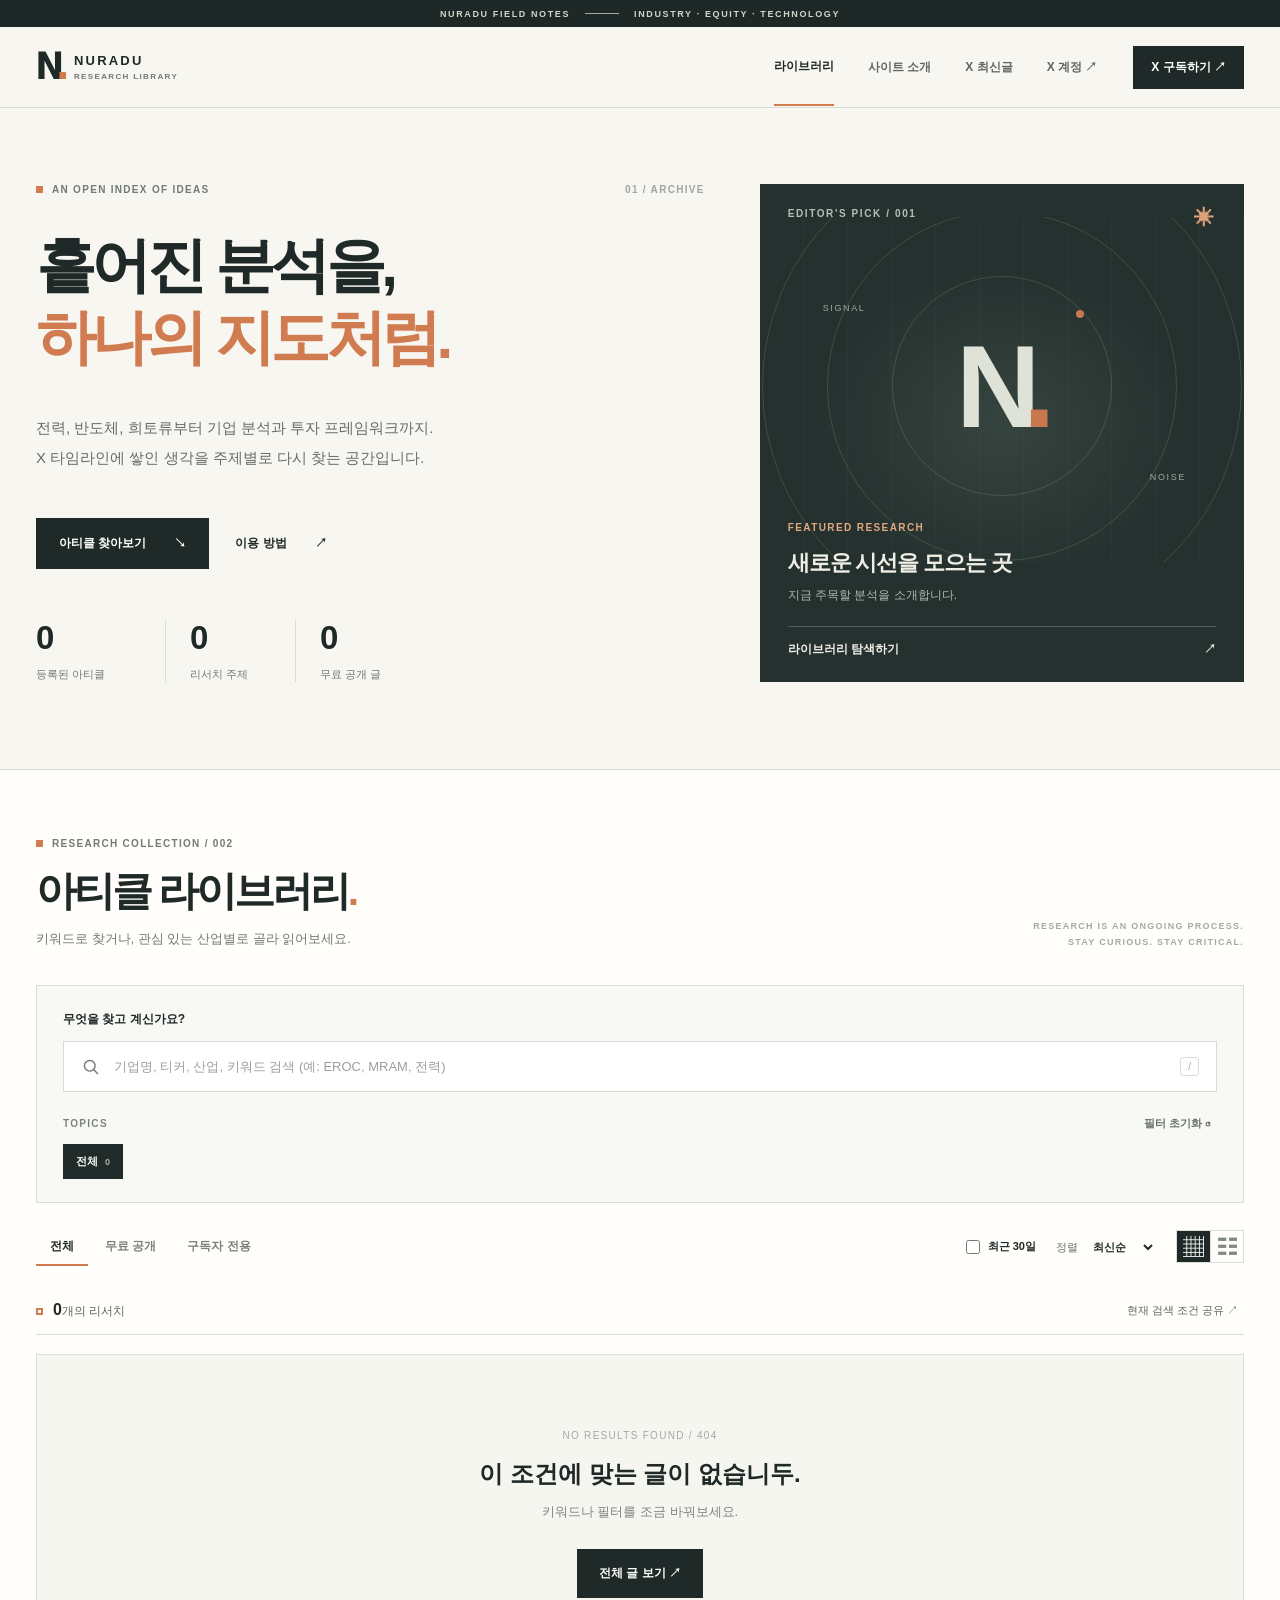
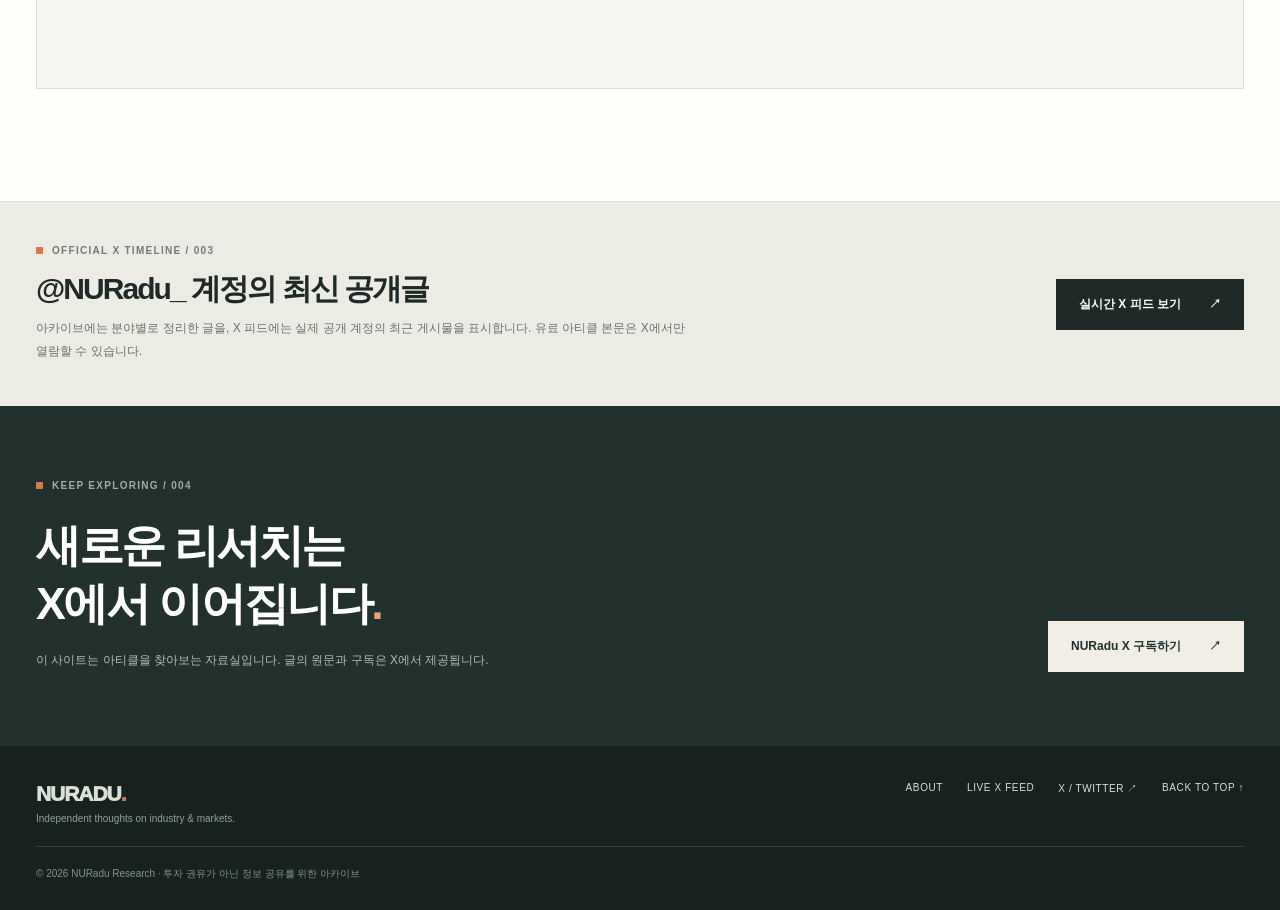
<file: website/index.html>
<!doctype html>
<html lang="ko">
<head>
  <meta charset="utf-8">
  <meta name="viewport" content="width=device-width,initial-scale=1">
  <meta name="theme-color" content="#f7f6f1">
  <meta name="description" content="NURadu Research · X에 흩어진 전력, 반도체, 방산, 기업 및 투자 분석을 한곳에서 찾아보는 아티클 라이브러리.">
  <meta property="og:title" content="NURadu Research · 아티클 라이브러리">
  <meta property="og:description" content="흩어진 분석을, 하나의 지도처럼. 산업과 기업을 연결하는 리서치 아카이브.">
  <title>NURadu Research — 아티클 라이브러리</title>
  <link rel="icon" href="favicon.svg" type="image/svg+xml">
  <link rel="stylesheet" href="styles.css">
  <script src="articles.js" defer></script>
  <script src="articles-auto.js" defer></script>
  <script src="app.js" defer></script>
</head>
<body>
  <div class="announcement">NURADU FIELD NOTES <span class="announcement-line"></span> INDUSTRY · EQUITY · TECHNOLOGY</div>
  <header class="site-header" id="top">
    <div class="shell nav-inner">
      <a class="brand" href="index.html" aria-label="NURadu Research 홈"><span class="brand-symbol">N<span class="brand-dot">.</span></span><span class="brand-text">NURADU <small>RESEARCH LIBRARY</small></span></a>
      <nav class="main-nav" aria-label="주 메뉴">
        <a class="nav-link selected" href="index.html">라이브러리</a>
        <a class="nav-link" href="about.html">사이트 소개</a><a class="nav-link" href="live.html">X 최신글</a>
        <a class="nav-link nav-external" href="https://x.com/NURadu_" target="_blank" rel="noopener noreferrer">X 계정 <span aria-hidden="true">↗</span></a>
      </nav>
      <a class="nav-subscribe" href="https://x.com/NURadu_/creator-subscriptions/subscribe" target="_blank" rel="noopener noreferrer">X 구독하기 <span aria-hidden="true">↗</span></a>
    </div>
  </header>
  <main>
    <section class="hero shell" aria-labelledby="hero-title">
      <div class="hero-left">
        <div class="eyebrow"><span class="tiny-square"></span> AN OPEN INDEX OF IDEAS <span class="eyebrow-number">01 / ARCHIVE</span></div>
        <h1 id="hero-title">흩어진 분석을,<br><em>하나의 지도처럼.</em></h1>
        <p class="hero-desc">전력, 반도체, 희토류부터 기업 분석과 투자 프레임워크까지.<br class="desktop-break"> X 타임라인에 쌓인 생각을 주제별로 다시 찾는 공간입니다.</p>
        <div class="hero-actions"><a class="btn btn-dark" href="#library">아티클 찾아보기 <span aria-hidden="true">↘</span></a><a class="btn btn-text" href="about.html">이용 방법 <span aria-hidden="true">↗</span></a></div>
        <div class="hero-stats" aria-label="라이브러리 현황"><div><strong id="stat-total">—</strong><span>등록된 아티클</span></div><div><strong id="stat-topic">—</strong><span>리서치 주제</span></div><div><strong id="stat-free">—</strong><span>무료 공개 글</span></div></div>
      </div>
      <aside class="hero-right" aria-label="주요 리서치">
        <div class="hero-right-top"><span>EDITOR'S PICK / 001</span><span class="small-star">✳</span></div>
        <div class="artwork artwork-hero" aria-hidden="true"><div class="orbit orbit-a"></div><div class="orbit orbit-b"></div><div class="orbit orbit-c"></div><div class="art-center">N<span>.</span></div><div class="art-label art-label-1">SIGNAL</div><div class="art-label art-label-2">NOISE</div></div>
        <div class="hero-right-bottom"><span class="featured-kicker">FEATURED RESEARCH</span><h2 id="featured-title">새로운 시선을 모으는 곳</h2><p id="featured-summary">지금 주목할 분석을 소개합니다.</p><a id="featured-link" class="featured-link" href="#library">라이브러리 탐색하기 <span aria-hidden="true">↗</span></a></div>
      </aside>
    </section>
    <section class="library-section" id="library" aria-labelledby="library-title">
      <div class="shell">
        <div class="section-heading"><div><div class="eyebrow"><span class="tiny-square"></span> RESEARCH COLLECTION / 002</div><h2 id="library-title">아티클 라이브러리<span class="heading-period">.</span></h2><p>키워드로 찾거나, 관심 있는 산업별로 골라 읽어보세요.</p></div><div class="heading-aside">RESEARCH IS AN ONGOING PROCESS.<br>STAY CURIOUS. STAY CRITICAL.</div></div>
        <div id="demoNotice" class="demo-notice" hidden><strong>시안 미리보기</strong> 현재 등록된 글은 레이아웃 확인을 위한 제목·요약 샘플입니다. 실제 X 원문 링크를 넣으면 해당 글로 이동합니다.</div>
        <div class="search-panel"><label class="search-label" for="searchInput">무엇을 찾고 계신가요?</label><div class="search-field"><svg aria-hidden="true" viewBox="0 0 24 24" width="20" height="20" fill="none" stroke="currentColor" stroke-width="1.7"><circle cx="10.5" cy="10.5" r="6.4"/><path d="m15.4 15.4 5 5"/></svg><input id="searchInput" type="search" placeholder="기업명, 티커, 산업, 키워드 검색 (예: EROC, MRAM, 전력)" autocomplete="off"><kbd>/</kbd></div><div class="filter-heading"><span>TOPICS</span><button id="resetBtn" type="button" class="reset-btn">필터 초기화 ↺</button></div><div class="category-chips" id="categoryChips" role="group" aria-label="주제 선택"></div></div>
        <div class="toolbar"><div class="access-tabs" role="group" aria-label="공개 범위"><button type="button" class="access-tab is-active" data-access="all">전체</button><button type="button" class="access-tab" data-access="free">무료 공개</button><button type="button" class="access-tab" data-access="subscriber">구독자 전용</button></div><div class="tool-right"><label class="new-only"><input type="checkbox" id="newOnly"><span>최근 30일</span></label><label class="sort-label" for="sortSelect">정렬 <select id="sortSelect"><option value="newest">최신순</option><option value="oldest">오래된순</option><option value="title">제목순</option></select></label><div class="view-switch" role="group" aria-label="보기 방식"><button type="button" id="gridBtn" class="view-btn is-active" aria-label="카드형 보기" title="카드형 보기" aria-pressed="true">▦</button><button type="button" id="listBtn" class="view-btn" aria-label="목록형 보기" title="목록형 보기" aria-pressed="false">☷</button></div></div></div>
        <div class="results-head"><div><span class="result-mark"></span><strong id="resultCount">0</strong>개의 리서치</div><button class="share-btn" type="button" id="shareBtn">현재 검색 조건 공유 ↗</button></div>
        <div id="articleGrid" class="article-grid" aria-live="polite"></div>
        <div class="empty-state" id="emptyState" hidden><span>NO RESULTS FOUND / 404</span><h3>이 조건에 맞는 글이 없습니두.</h3><p>키워드나 필터를 조금 바꿔보세요.</p><button id="emptyReset" class="btn btn-dark" type="button">전체 글 보기 ↗</button></div>
      </div>
    </section>
    <section class="x-connect-strip" aria-labelledby="x-connect-heading">
      <div class="shell x-connect-inner">
        <div><div class="eyebrow"><span class="tiny-square"></span> OFFICIAL X TIMELINE / 003</div><h2 id="x-connect-heading">@NURadu_ 계정의 최신 공개글</h2><p>아카이브에는 분야별로 정리한 글을, X 피드에는 실제 공개 계정의 최근 게시물을 표시합니다. 유료 아티클 본문은 X에서만 열람할 수 있습니다.</p></div>
        <a class="btn btn-dark" href="live.html">실시간 X 피드 보기 <span aria-hidden="true">↗</span></a>
      </div>
    </section>
    <section class="cta-section"><div class="shell cta-inner"><div><div class="eyebrow eyebrow-light"><span class="tiny-square"></span> KEEP EXPLORING / 004</div><h2>새로운 리서치는<br>X에서 이어집니다<span class="accent-dot">.</span></h2><p>이 사이트는 아티클을 찾아보는 자료실입니다. 글의 원문과 구독은 X에서 제공됩니다.</p></div><a class="btn btn-light" href="https://x.com/NURadu_/creator-subscriptions/subscribe" target="_blank" rel="noopener noreferrer">NURadu X 구독하기 <span aria-hidden="true">↗</span></a></div></section>
  </main>
  <footer class="site-footer"><div class="shell footer-inner"><div><div class="footer-brand">NURADU<span>.</span></div><span>Independent thoughts on industry & markets.</span></div><div class="footer-links"><a href="about.html">ABOUT</a><a href="live.html">LIVE X FEED</a><a href="https://x.com/NURadu_" target="_blank" rel="noopener noreferrer">X / TWITTER ↗</a><a href="#top">BACK TO TOP ↑</a></div><p>© <span id="currentYear">2026</span> NURadu Research · 투자 권유가 아닌 정보 공유를 위한 아카이브</p></div></footer>
  <template id="articleTemplate"><article class="article-card"><div class="card-art"><div class="card-topline"><span class="card-index"></span><span class="card-access"></span></div><div class="card-shape"><span class="shape-text"></span></div><div class="card-art-bottom"><span class="card-category"></span><span class="card-date"></span></div></div><div class="card-body"><div class="card-kicker"><span class="card-category-text"></span><span class="card-read"></span></div><h3 class="card-title"></h3><p class="card-summary"></p><div class="card-tags"></div><div class="card-footer"><span class="card-link-state"></span><a class="card-open" href="#" target="_blank" rel="noopener noreferrer">X에서 원문 읽기 <span aria-hidden="true">↗</span></a></div></div></article></template>
</body>
</html>
</file>
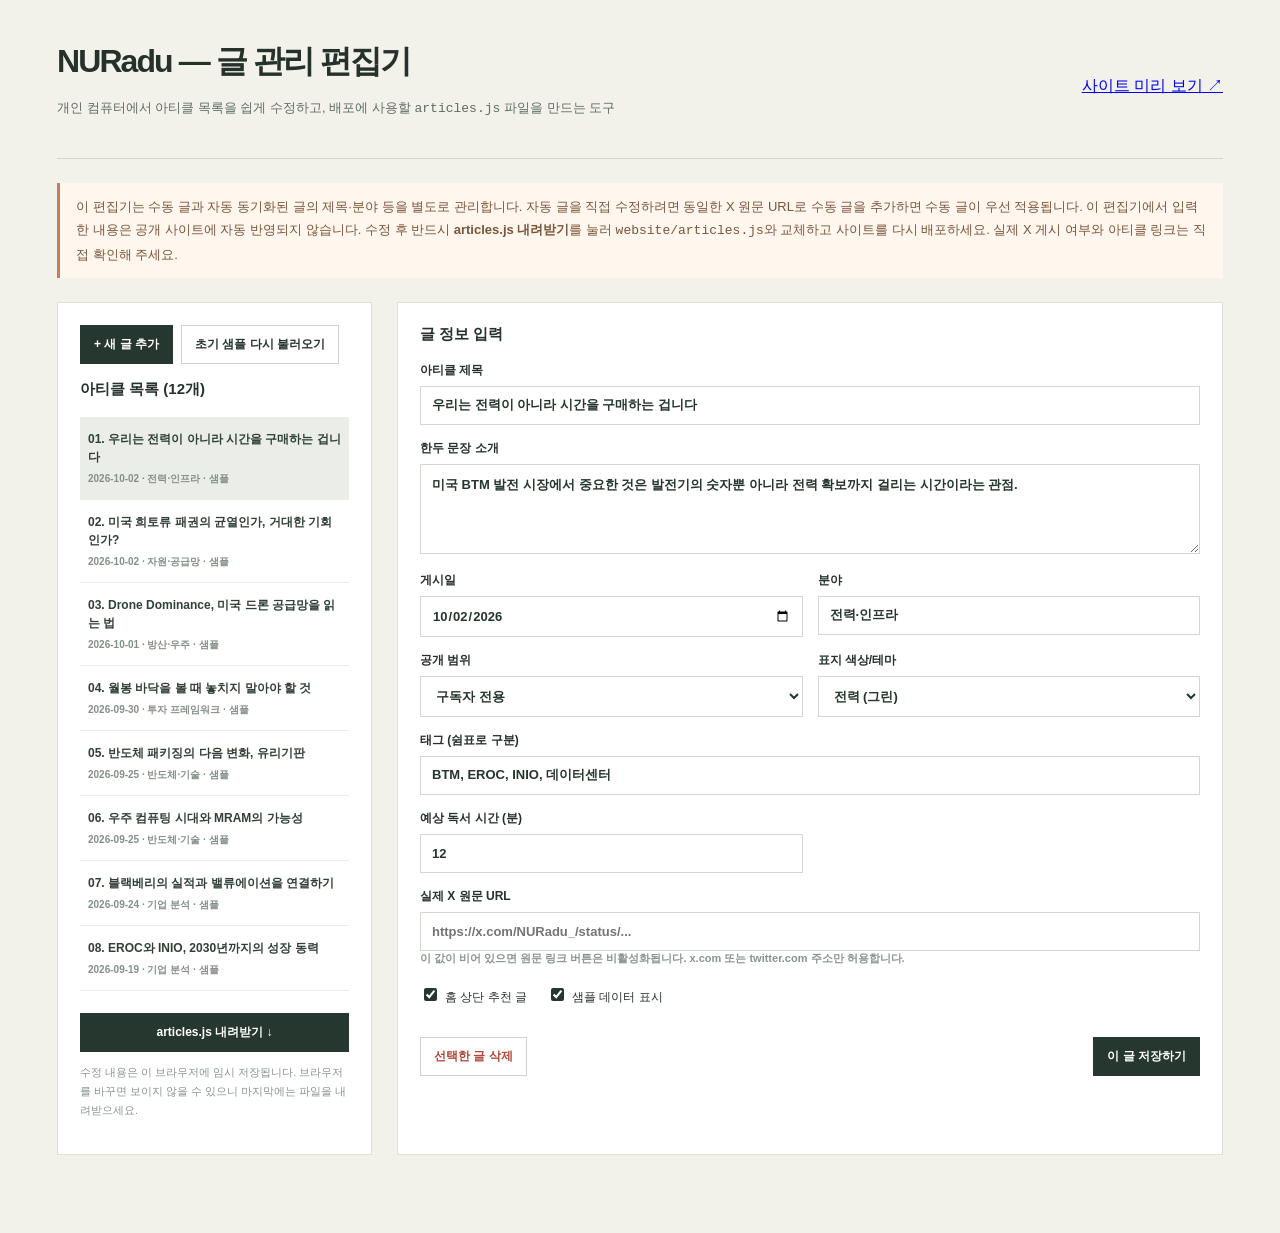
<file: editor.html>
<!doctype html>
<html lang="ko">
<head><meta charset="utf-8"><meta name="viewport" content="width=device-width, initial-scale=1"><title>NURadu — 로컬 글 편집기</title>
<style>
:root{font-family:Pretendard,"Apple SD Gothic Neo","Malgun Gothic",sans-serif;color:#26312c;background:#f2f2eb}*{box-sizing:border-box}body{margin:0}.wrap{max-width:1210px;margin:auto;padding:40px 22px 80px}h1{font-size:32px;letter-spacing:-.06em;margin:0 0 8px}p{line-height:1.75;color:#606c63;font-size:13px}.top{display:flex;justify-content:space-between;align-items:center;gap:30px;padding-bottom:24px;border-bottom:1px solid #d1d5cd}.note{border-left:3px solid #c77b56;background:#fff6ed;padding:12px 16px;margin:24px 0;color:#79553c;font-size:13px;line-height:1.8}.layout{display:grid;grid-template-columns:315px 1fr;gap:25px}.sidebar,.form-panel{background:#fff;border:1px solid #dce0d7;padding:22px;min-width:0}.sidebar h2,.form-panel h2{font-size:15px;margin:0 0 18px}.article-items{max-height:580px;overflow:auto}.item{display:block;width:100%;text-align:left;background:#fff;border:0;border-bottom:1px solid #e9ede7;padding:13px 8px;line-height:1.5;color:#314035;font-size:12px;cursor:pointer}.item:hover,.item.active{background:#ebeee8}.item small{display:block;color:#849087;margin-top:5px;font-size:10px}.actions{display:flex;flex-wrap:wrap;gap:8px;margin:0 0 16px}button{border:1px solid #ccd4cb;background:white;padding:10px 13px;cursor:pointer;font-weight:700;color:#27362e;font-size:12px}button:hover{border-color:#263b33}.primary{background:#25372e;color:white;border-color:#25372e}.danger{color:#b04737}.wide{width:100%;margin-top:16px}label{font-weight:700;display:block;font-size:12px;margin-bottom:15px}input,select,textarea{margin-top:7px;padding:11px;border:1px solid #d1d8cf;width:100%;font:inherit;background:white;color:#25362b;font-size:13px;border-radius:0}textarea{min-height:90px;resize:vertical}input:focus,textarea:focus,select:focus{outline:2px solid #c68b6e}input[type=checkbox]{width:auto;accent-color:#25372e;margin-right:8px}.form-grid{display:grid;grid-template-columns:repeat(2,minmax(0,1fr));gap:0 15px}.full{grid-column:1/-1}.checkbox-row{display:flex;gap:20px;flex-wrap:wrap}.checkbox-row label{font-weight:500}.muted{font-size:11px;color:#8a948e}.status{padding:11px 14px;margin:16px 0;background:#eaf3ea;color:#37623e;display:none;font-size:12px}.status.show{display:block}.row-end{display:flex;align-items:center;justify-content:space-between;margin-top:16px}.tiny{font-size:11px;color:#6b736b}@media(max-width:730px){.layout{display:flex;flex-direction:column}.top{display:block}.form-grid{grid-template-columns:1fr}.full{grid-column:auto}}
</style>
<script src="website/articles.js" defer></script>
</head><body><div class="wrap"><header class="top"><div><h1>NURadu — 글 관리 편집기</h1><p>개인 컴퓨터에서 아티클 목록을 쉽게 수정하고, 배포에 사용할 <code>articles.js</code> 파일을 만드는 도구</p></div><a href="website/index.html" target="_blank" rel="noopener noreferrer">사이트 미리 보기 ↗</a></header>
<div class="note">이 편집기는 수동 글과 자동 동기화된 글의 제목·분야 등을 별도로 관리합니다. 자동 글을 직접 수정하려면 동일한 X 원문 URL로 수동 글을 추가하면 수동 글이 우선 적용됩니다. 이 편집기에서 입력한 내용은 공개 사이트에 자동 반영되지 않습니다. 수정 후 반드시 <b>articles.js 내려받기</b>를 눌러 <code>website/articles.js</code>와 교체하고 사이트를 다시 배포하세요. 실제 X 게시 여부와 아티클 링크는 직접 확인해 주세요.</div>
<div class="layout"><aside class="sidebar"><div class="actions"><button class="primary" id="newBtn">+ 새 글 추가</button><button id="restoreBtn">초기 샘플 다시 불러오기</button></div><h2>아티클 목록 <span id="entryCount"></span></h2><div id="articleItems" class="article-items"></div><button id="exportBtn" class="primary wide">articles.js 내려받기 ↓</button><p class="muted">수정 내용은 이 브라우저에 임시 저장됩니다. 브라우저를 바꾸면 보이지 않을 수 있으니 마지막에는 파일을 내려받으세요.</p></aside><section class="form-panel"><h2>글 정보 입력</h2><form id="entryForm"><div class="form-grid"><label class="full">아티클 제목 <input id="title" required maxlength="140" placeholder="예: 우리는 전력이 아니라 시간을 구매하는 겁니다"></label><label class="full">한두 문장 소개 <textarea id="summary" required maxlength="350" placeholder="카드에 나타날 소개 문구"></textarea></label><label>게시일 <input type="date" id="date" required></label><label>분야 <input id="category" list="categoryOptions" required placeholder="전력·인프라"><datalist id="categoryOptions"><option value="전력·인프라"><option value="반도체·기술"><option value="자원·공급망"><option value="방산·우주"><option value="기업 분석"><option value="거시경제"><option value="투자 프레임워크"></datalist></label><label>공개 범위 <select id="access"><option value="free">무료 공개</option><option value="subscriber">구독자 전용</option></select></label><label>표지 색상/테마 <select id="cover"><option value="power">전력 (그린)</option><option value="semi">반도체 (블루)</option><option value="rare">자원 (브라운)</option><option value="aero">우주·방산 (네이비)</option><option value="company">기업 (버건디)</option><option value="macro">거시 (그린)</option><option value="framework">투자 개념 (올리브)</option></select></label><label class="full">태그 (쉼표로 구분) <input id="tags" placeholder="EROC, INIO, BTM"></label><label>예상 독서 시간 (분) <input id="readMinutes" type="number" min="1" max="180" value="7"></label><label class="full">실제 X 원문 URL <input id="url" type="url" placeholder="https://x.com/NURadu_/status/..."><span class="muted">이 값이 비어 있으면 원문 링크 버튼은 비활성화됩니다. x.com 또는 twitter.com 주소만 허용합니다.</span></label><div class="full checkbox-row"><label><input id="featured" type="checkbox">홈 상단 추천 글</label><label><input id="demo" type="checkbox">샘플 데이터 표시</label></div></div><div class="row-end"><button class="danger" id="deleteBtn" type="button">선택한 글 삭제</button><button type="submit" class="primary">이 글 저장하기</button></div><div id="status" class="status" role="status"></div></form></section></div></div>
<script>
window.addEventListener('DOMContentLoaded',()=>{
const key='nuradu-article-editor-v1';
const initial=JSON.parse(JSON.stringify(window.NURADU_ARTICLES||[]));
let entries;
try{entries=JSON.parse(localStorage.getItem(key))||initial;}catch{entries=initial;}
if(!Array.isArray(entries))entries=initial;
let current=entries[0]?.id||null;
const $=id=>document.getElementById(id);
const fields=['title','summary','date','category','access','cover','tags','readMinutes','url','featured','demo'];
function newId(){return 'article-'+Date.now()+'-'+Math.floor(Math.random()*100000);}
function message(m){$('status').textContent=m;$('status').classList.add('show');}
function saveLocal(){try{localStorage.setItem(key,JSON.stringify(entries));}catch{message('브라우저 저장소에 저장할 수 없습니다. articles.js 파일을 바로 내려받아 주세요.');}}
function validXUrl(u){if(!u)return true;try{const p=new URL(u);return p.protocol==='https:'&&['x.com','www.x.com','mobile.x.com','twitter.com','www.twitter.com'].includes(p.hostname);}catch{return false;}}
function showList(){const panel=$('articleItems');panel.replaceChildren();$('entryCount').textContent=`(${entries.length}개)`;entries.forEach((e,i)=>{const b=document.createElement('button');b.type='button';b.className='item'+(current===e.id?' active':'');b.textContent=`${String(i+1).padStart(2,'0')}. ${e.title||'새 글'}`;const small=document.createElement('small');small.textContent=`${e.date||'날짜 없음'} · ${e.category||'미분류'}${e.demo?' · 샘플':''}`;b.appendChild(small);b.addEventListener('click',()=>{current=e.id;show();});panel.appendChild(b);});}
function show(){showList();const e=entries.find(x=>x.id===current);if(!e){$('entryForm').reset();return;}for(const k of fields){const el=$(k);if(['featured','demo'].includes(k))el.checked=!!e[k];else if(k==='tags')el.value=(e.tags||[]).join(', ');else el.value=e[k]??'';} }
function add(){const e={id:newId(),title:'',summary:'',date:new Date().toISOString().slice(0,10),category:'기업 분석',access:'free',cover:'company',tags:[],readMinutes:7,url:'',featured:false,demo:false};entries.unshift(e);current=e.id;saveLocal();show();$('title').focus();}
$('newBtn').addEventListener('click',add);
$('entryForm').addEventListener('submit',event=>{event.preventDefault();const e=entries.find(x=>x.id===current);if(!e){message('먼저 새 글을 추가하세요.');return;}if(!validXUrl($('url').value.trim())){message('X 주소는 https://x.com/... 또는 https://twitter.com/... 형식이어야 합니다.');$('url').focus();return;}for(const k of fields){if(['featured','demo'].includes(k))e[k]=$(k).checked;else if(k==='tags')e.tags=$(k).value.split(',').map(s=>s.trim()).filter(Boolean);else if(k==='readMinutes')e.readMinutes=Math.max(1,Number($(k).value)||7);else e[k]=$(k).value.trim();}if(e.featured){entries.forEach(x=>{if(x!==e)x.featured=false;});}saveLocal();show();message('브라우저에 임시 저장했습니두. 실제 반영하려면 articles.js 파일을 내려받아 교체하세요.');});
$('deleteBtn').addEventListener('click',()=>{const e=entries.find(x=>x.id===current);if(!e)return;if(!confirm(`'${e.title||'새 글'}'을 목록에서 삭제할까요?`))return;entries=entries.filter(x=>x!==e);current=entries[0]?.id||null;saveLocal();show();message('글을 목록에서 삭제했습니다. 새 파일을 내보내야 공개 사이트에도 반영됩니다.');});
$('restoreBtn').addEventListener('click',()=>{if(!confirm('현재 편집 목록을 지우고 기본 샘플 12개로 되돌릴까요?'))return;entries=JSON.parse(JSON.stringify(initial));current=entries[0]?.id||null;saveLocal();show();message('초기 샘플을 다시 불러왔습니다.');});
$('exportBtn').addEventListener('click',()=>{const invalid=entries.find(e=>!e.title?.trim()||!e.category?.trim()||!validXUrl(e.url));if(invalid){current=invalid.id;show();message('제목·분야가 비었거나 X 링크가 잘못된 글이 있습니다. 먼저 수정해 주세요.');return;}const out='/* NURadu Research · 내보낸 글 데이터 */\nwindow.NURADU_ARTICLES = '+JSON.stringify(entries,null,2)+';\n';const a=document.createElement('a');const blob=new Blob([out],{type:'text/javascript;charset=utf-8'});const temp=URL.createObjectURL(blob);a.href=temp;a.download='articles.js';document.body.appendChild(a);a.click();a.remove();setTimeout(()=>URL.revokeObjectURL(temp),5000);message('articles.js 파일을 내려받았습니다. website/articles.js와 교체해 주세요.');});
show();
});
</script></body></html>
</file>
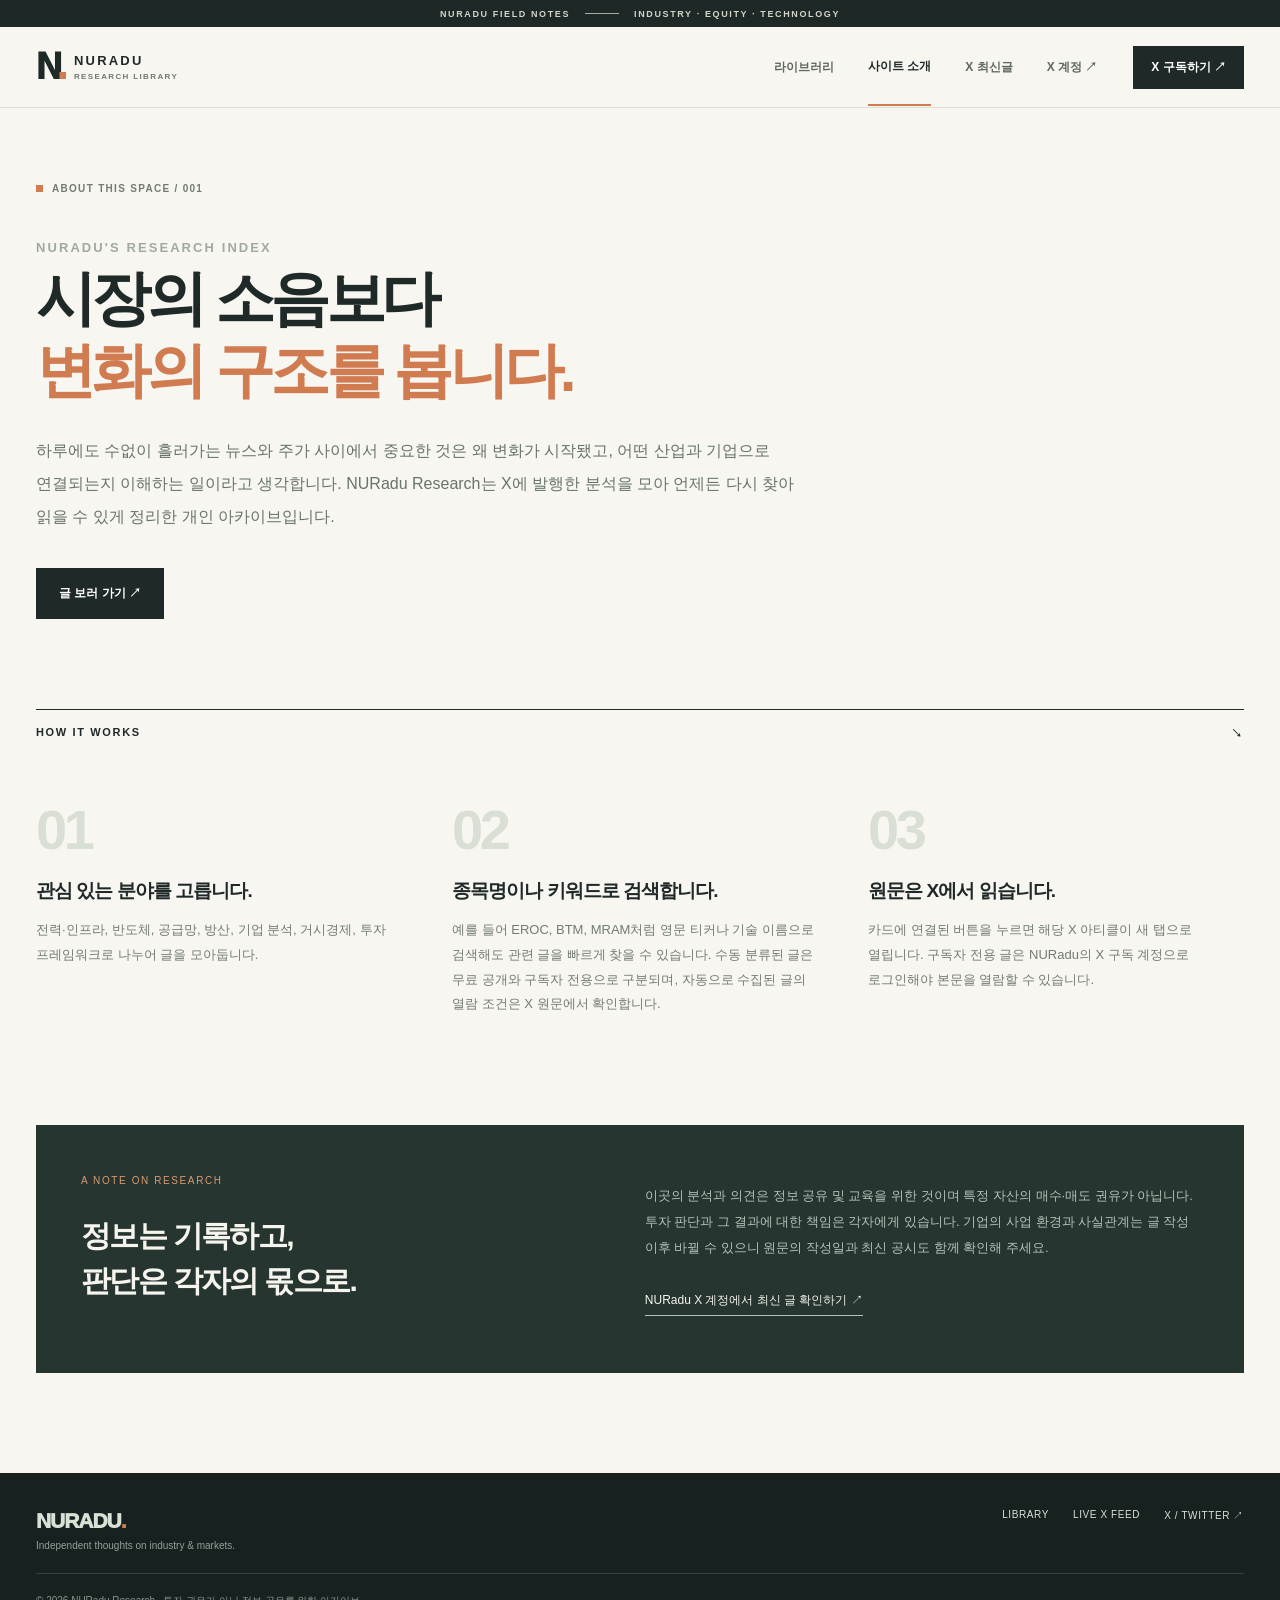
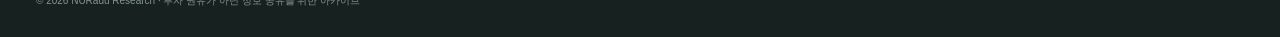
<file: website/about.html>
<!doctype html>
<html lang="ko">
<head>
  <meta charset="utf-8"><meta name="viewport" content="width=device-width,initial-scale=1"><meta name="theme-color" content="#f7f6f1">
  <meta name="description" content="NURadu Research 소개와 아티클 라이브러리 이용 방법.">
  <title>소개 및 이용 방법 — NURadu Research</title>
  <link rel="icon" href="favicon.svg" type="image/svg+xml"><link rel="stylesheet" href="styles.css">
</head>
<body>
  <div class="announcement">NURADU FIELD NOTES <span class="announcement-line"></span> INDUSTRY · EQUITY · TECHNOLOGY</div>
  <header class="site-header"><div class="shell nav-inner"><a class="brand" href="index.html"><span class="brand-symbol">N<span class="brand-dot">.</span></span><span class="brand-text">NURADU <small>RESEARCH LIBRARY</small></span></a><nav class="main-nav" aria-label="주 메뉴"><a class="nav-link" href="index.html">라이브러리</a><a class="nav-link selected" href="about.html">사이트 소개</a><a class="nav-link" href="live.html">X 최신글</a><a class="nav-link nav-external" href="https://x.com/NURadu_" target="_blank" rel="noopener noreferrer">X 계정 ↗</a></nav><a class="nav-subscribe" href="https://x.com/NURadu_/creator-subscriptions/subscribe" target="_blank" rel="noopener noreferrer">X 구독하기 ↗</a></div></header>
  <main class="about-main shell">
    <section class="about-hero"><div class="eyebrow"><span class="tiny-square"></span> ABOUT THIS SPACE / 001</div><p class="about-overline">NURADU'S RESEARCH INDEX</p><h1>시장의 소음보다<br><em>변화의 구조를 봅니다.</em></h1><p class="about-lead">하루에도 수없이 흘러가는 뉴스와 주가 사이에서 중요한 것은 왜 변화가 시작됐고, 어떤 산업과 기업으로 연결되는지 이해하는 일이라고 생각합니다. NURadu Research는 X에 발행한 분석을 모아 언제든 다시 찾아 읽을 수 있게 정리한 개인 아카이브입니다.</p><a class="btn btn-dark" href="index.html#library">글 보러 가기 ↗</a></section>
    <div class="about-divider">HOW IT WORKS <span>↘</span></div>
    <section class="about-steps"><div class="about-step"><div class="step-n">01</div><div><h2>관심 있는 분야를 고릅니다.</h2><p>전력·인프라, 반도체, 공급망, 방산, 기업 분석, 거시경제, 투자 프레임워크로 나누어 글을 모아둡니다.</p></div></div><div class="about-step"><div class="step-n">02</div><div><h2>종목명이나 키워드로 검색합니다.</h2><p>예를 들어 EROC, BTM, MRAM처럼 영문 티커나 기술 이름으로 검색해도 관련 글을 빠르게 찾을 수 있습니다. 수동 분류된 글은 무료 공개와 구독자 전용으로 구분되며, 자동으로 수집된 글의 열람 조건은 X 원문에서 확인합니다.</p></div></div><div class="about-step"><div class="step-n">03</div><div><h2>원문은 X에서 읽습니다.</h2><p>카드에 연결된 버튼을 누르면 해당 X 아티클이 새 탭으로 열립니다. 구독자 전용 글은 NURadu의 X 구독 계정으로 로그인해야 본문을 열람할 수 있습니다.</p></div></div></section>
    <section class="about-rule"><div><span class="rule-kicker">A NOTE ON RESEARCH</span><h2>정보는 기록하고,<br>판단은 각자의 몫으로.</h2></div><div><p>이곳의 분석과 의견은 정보 공유 및 교육을 위한 것이며 특정 자산의 매수·매도 권유가 아닙니다. 투자 판단과 그 결과에 대한 책임은 각자에게 있습니다. 기업의 사업 환경과 사실관계는 글 작성 이후 바뀔 수 있으니 원문의 작성일과 최신 공시도 함께 확인해 주세요.</p><a href="https://x.com/NURadu_" target="_blank" rel="noopener noreferrer">NURadu X 계정에서 최신 글 확인하기 ↗</a></div></section>
  </main>
  <footer class="site-footer"><div class="shell footer-inner"><div><div class="footer-brand">NURADU<span>.</span></div><span>Independent thoughts on industry & markets.</span></div><div class="footer-links"><a href="index.html">LIBRARY</a><a href="live.html">LIVE X FEED</a><a href="https://x.com/NURadu_" target="_blank" rel="noopener noreferrer">X / TWITTER ↗</a></div><p>© 2026 NURadu Research · 투자 권유가 아닌 정보 공유를 위한 아카이브</p></div></footer>
</body>
</html>
</file>
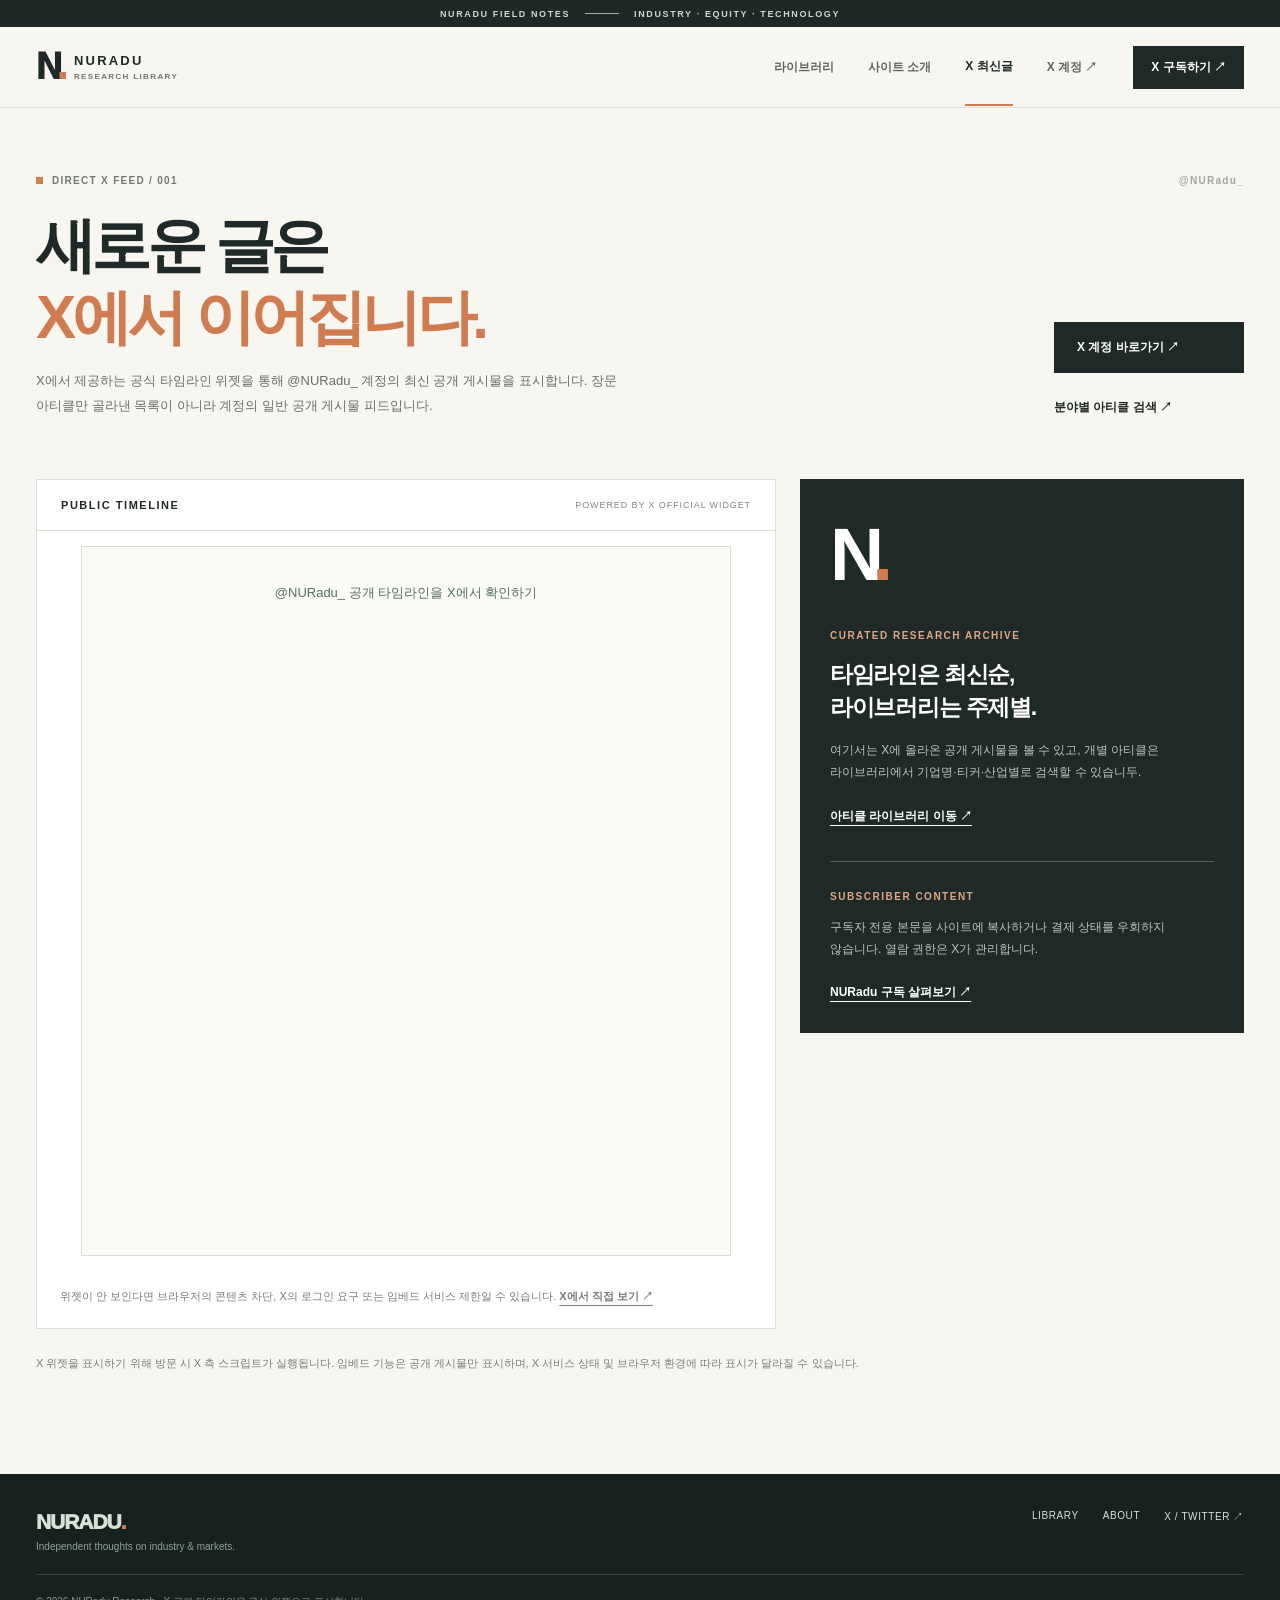
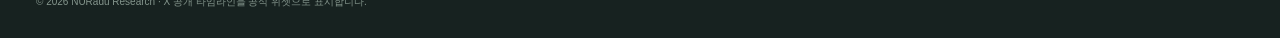
<file: website/live.html>
<!doctype html>
<html lang="ko">
<head>
  <meta charset="utf-8"><meta name="viewport" content="width=device-width,initial-scale=1"><meta name="theme-color" content="#f7f6f1">
  <meta name="description" content="@NURadu_ X 공식 공개 타임라인을 NURadu Research에서 확인하세요.">
  <title>최신 X 공개글 — NURadu Research</title>
  <link rel="icon" href="favicon.svg" type="image/svg+xml"><link rel="stylesheet" href="styles.css">
</head>
<body>
  <div class="announcement">NURADU FIELD NOTES <span class="announcement-line"></span> INDUSTRY · EQUITY · TECHNOLOGY</div>
  <header class="site-header"><div class="shell nav-inner">
    <a class="brand" href="index.html" aria-label="NURadu Research 홈"><span class="brand-symbol">N<span class="brand-dot">.</span></span><span class="brand-text">NURADU <small>RESEARCH LIBRARY</small></span></a>
    <nav class="main-nav" aria-label="주 메뉴"><a class="nav-link" href="index.html">라이브러리</a><a class="nav-link" href="about.html">사이트 소개</a><a class="nav-link selected" href="live.html" aria-current="page">X 최신글</a><a class="nav-link nav-external" href="https://x.com/NURadu_" target="_blank" rel="noopener noreferrer">X 계정 ↗</a></nav>
    <a class="nav-subscribe" href="https://x.com/NURadu_/creator-subscriptions/subscribe" target="_blank" rel="noopener noreferrer">X 구독하기 ↗</a>
  </div></header>
  <main class="live-main shell">
    <div class="eyebrow"><span class="tiny-square"></span> DIRECT X FEED / 001 <span class="eyebrow-number">@NURadu_</span></div>
    <div class="live-heading"><div><h1>새로운 글은<br><em>X에서 이어집니다.</em></h1><p>X에서 제공하는 공식 타임라인 위젯을 통해 @NURadu_ 계정의 최신 공개 게시물을 표시합니다. 장문 아티클만 골라낸 목록이 아니라 계정의 일반 공개 게시물 피드입니다.</p></div><div class="live-heading-links"><a class="btn btn-dark" href="https://x.com/NURadu_" target="_blank" rel="noopener noreferrer">X 계정 바로가기 ↗</a><a class="btn btn-text" href="index.html#library">분야별 아티클 검색 ↗</a></div></div>
    <div class="live-layout">
      <section class="live-widget-panel" aria-labelledby="live-title">
        <div class="live-panel-title"><h2 id="live-title">PUBLIC TIMELINE</h2><span>POWERED BY X OFFICIAL WIDGET</span></div>
        <div class="timeline-frame">
          <a class="twitter-timeline" data-theme="light" data-height="740" data-chrome="noheader nofooter" data-dnt="true" href="https://twitter.com/NURadu_?ref_src=twsrc%5Etfw">@NURadu_ 공개 타임라인을 X에서 확인하기</a>
        </div>
        <p class="live-fallback">위젯이 안 보인다면 브라우저의 콘텐츠 차단, X의 로그인 요구 또는 임베드 서비스 제한일 수 있습니다. <a href="https://x.com/NURadu_" target="_blank" rel="noopener noreferrer">X에서 직접 보기 ↗</a></p>
      </section>
      <aside class="live-aside"><div class="live-aside-code">N<span>.</span></div><span class="live-aside-kicker">CURATED RESEARCH ARCHIVE</span><h2>타임라인은 최신순,<br>라이브러리는 주제별.</h2><p>여기서는 X에 올라온 공개 게시물을 볼 수 있고, 개별 아티클은 라이브러리에서 기업명·티커·산업별로 검색할 수 있습니두.</p><a href="index.html#library">아티클 라이브러리 이동 ↗</a><div class="live-aside-divider"></div><span class="live-aside-kicker">SUBSCRIBER CONTENT</span><p>구독자 전용 본문을 사이트에 복사하거나 결제 상태를 우회하지 않습니다. 열람 권한은 X가 관리합니다.</p><a href="https://x.com/NURadu_/creator-subscriptions/subscribe" target="_blank" rel="noopener noreferrer">NURadu 구독 살펴보기 ↗</a></aside>
    </div>
    <p class="live-privacy">X 위젯을 표시하기 위해 방문 시 X 측 스크립트가 실행됩니다. 임베드 기능은 공개 게시물만 표시하며, X 서비스 상태 및 브라우저 환경에 따라 표시가 달라질 수 있습니다.</p>
  </main>
  <footer class="site-footer"><div class="shell footer-inner"><div><div class="footer-brand">NURADU<span>.</span></div><span>Independent thoughts on industry & markets.</span></div><div class="footer-links"><a href="index.html">LIBRARY</a><a href="about.html">ABOUT</a><a href="https://x.com/NURadu_" target="_blank" rel="noopener noreferrer">X / TWITTER ↗</a></div><p>© 2026 NURadu Research · X 공개 타임라인을 공식 위젯으로 표시합니다.</p></div></footer>
  <script async src="https://platform.twitter.com/widgets.js" charset="utf-8"></script>
</body>
</html>
</file>
<file: website/styles.css>
:root{--paper:#f7f6f1;--paper2:#efede5;--ink:#1f2928;--muted:#727875;--line:#dcded6;--accent:#d17b50;--deep:#202b2a;--sans:Inter,Pretendard,"Apple SD Gothic Neo","Malgun Gothic",Arial,sans-serif;--serif:Georgia,"Times New Roman",serif}
*{box-sizing:border-box}html{scroll-behavior:smooth}body{margin:0;background:var(--paper);color:var(--ink);font-family:var(--sans);-webkit-font-smoothing:antialiased}a{color:inherit;text-decoration:none}button,input,select{font:inherit}button{cursor:pointer}button:disabled{cursor:default}a:focus-visible,button:focus-visible,input:focus-visible,select:focus-visible{outline:3px solid var(--accent);outline-offset:3px}[hidden]{display:none!important}::selection{background:#ddab8b;color:#1d2827}.shell{width:min(1210px,calc(100% - 72px));margin-inline:auto}.announcement{display:flex;justify-content:center;align-items:center;gap:15px;min-height:27px;background:#1e2827;color:#d3d5c9;letter-spacing:.18em;font-size:9px;font-weight:700}.announcement-line{width:34px;height:1px;background:#a6aba4}.site-header{position:sticky;z-index:20;top:0;background:rgba(247,246,241,.96);border-bottom:1px solid var(--line);backdrop-filter:blur(15px)}.nav-inner{height:80px;display:flex;align-items:center;gap:36px}.brand{display:flex;align-items:center;gap:12px;min-width:260px}.brand-symbol{font-size:36px;font-weight:950;line-height:1;letter-spacing:-.14em;font-family:Arial,sans-serif}.brand-dot{color:var(--accent)}.brand-text{font-weight:900;font-size:13px;letter-spacing:.17em}.brand-text small{display:block;font-size:8px;letter-spacing:.17em;color:var(--muted);margin-top:4px}.main-nav{display:flex;gap:34px;margin-left:auto;align-items:center}.nav-link{font-size:12px;color:#606763;font-weight:650;white-space:nowrap}.nav-link:hover,.nav-link.selected{color:var(--ink)}.nav-link.selected:after{display:block;content:"";height:2px;background:var(--accent);position:relative;top:29px}.nav-subscribe{font-size:12px;font-weight:800;background:var(--ink);color:white;padding:13px 18px;white-space:nowrap;transition:.2s}.nav-subscribe:hover,.btn-dark:hover{background:#3f524d}.hero{display:grid;grid-template-columns:1.16fr .84fr;gap:55px;min-height:580px;padding-top:76px;padding-bottom:87px}.hero-left{display:flex;flex-direction:column}.eyebrow{display:flex;align-items:center;gap:9px;letter-spacing:.13em;font-size:10px;font-weight:900;color:#717a75}.tiny-square{width:7px;height:7px;background:var(--accent);display:inline-block}.eyebrow-number{margin-left:auto;font-size:10px;color:#a2a6a0}.hero h1,.about-hero h1{font-size:clamp(43px,4.7vw,70px);letter-spacing:-.075em;line-height:1.2;margin:35px 0 24px;font-weight:850}.hero h1 em,.about-hero h1 em{color:var(--accent);font-style:normal}.hero-desc{font-size:15px;line-height:2;color:#656d69;word-break:keep-all}.hero-actions{display:flex;align-items:center;gap:26px;margin-top:30px}.btn{display:inline-flex;gap:28px;justify-content:space-between;align-items:center;padding:16px 22px;font-size:12px;font-weight:800;transition:.2s}.btn-dark{color:#fff;background:var(--ink);border:1px solid var(--ink)}.btn-text{padding-left:0;padding-right:0}.btn-text:hover{text-decoration:underline;text-underline-offset:5px}.hero-stats{display:flex;gap:0;margin-top:auto;padding-top:51px}.hero-stats>div{min-width:130px;border-right:1px solid var(--line);padding-left:24px}.hero-stats>div:first-child{padding-left:0}.hero-stats>div:last-child{border:0}.hero-stats strong{font-size:33px;letter-spacing:-.07em;display:block;font-weight:850;line-height:1.1}.hero-stats span{display:block;color:var(--muted);font-size:11px;margin-top:10px}.hero-right{min-height:465px;display:flex;flex-direction:column;color:#f0efe6;background:#25312f;position:relative;overflow:hidden;padding:24px 28px}.hero-right-top,.hero-right-bottom{z-index:1;position:relative}.hero-right-top{display:flex;justify-content:space-between;color:#b5c0b9;font-size:10px;font-weight:800;letter-spacing:.16em}.small-star{font-size:20px;color:#dda078;line-height:1}.artwork-hero{position:absolute;inset:33px 0 120px;overflow:hidden;opacity:.95;background:radial-gradient(ellipse at 50% 60%,rgba(105,125,110,.27),transparent 55%),repeating-linear-gradient(90deg,transparent 0,transparent 43px,rgba(243,242,226,.025) 43px,rgba(243,242,226,.025) 44px)}.orbit{position:absolute;border:1px solid rgba(225,227,206,.16);border-radius:50%;left:50%;top:49%;transform:translate(-50%,-50%)}.orbit-a{width:220px;height:220px}.orbit-b{width:350px;height:350px}.orbit-c{width:480px;height:480px}.orbit-a:after{content:"";position:absolute;background:var(--accent);border-radius:50%;height:8px;width:8px;top:33px;right:27px}.art-center{font:900 117px Arial;position:absolute;top:49%;left:49%;transform:translate(-50%,-50%);letter-spacing:-.15em;color:#eaece1}.art-center span{color:var(--accent)}.art-label{position:absolute;color:#a1b3aa;font-size:9px;letter-spacing:.18em}.art-label-1{top:25%;left:13%}.art-label-2{bottom:23%;right:12%}.hero-right-bottom{margin-top:auto}.featured-kicker{font-size:10px;letter-spacing:.14em;color:#e0a87f;font-weight:800}.hero-right h2{margin:13px 0 8px;font-size:22px;letter-spacing:-.05em;line-height:1.4;word-break:keep-all}.hero-right p{margin:0;color:#abbab0;font-size:12px;line-height:1.6;max-width:350px;word-break:keep-all}.featured-link{display:flex;justify-content:space-between;margin-top:20px;font-size:12px;font-weight:750;border-top:1px solid rgba(255,255,255,.22);padding-top:14px}.featured-link:hover{color:#e8a97f}.library-section{padding:68px 0 112px;background:#fffefa;border-top:1px solid var(--line);scroll-margin-top:85px}.section-heading{display:flex;align-items:flex-end;justify-content:space-between;margin-bottom:35px}.section-heading h2{font-size:clamp(33px,3.2vw,46px);letter-spacing:-.075em;line-height:1.25;margin:17px 0 10px}.heading-period{color:var(--accent)}.section-heading p{color:var(--muted);font-size:13px;line-height:1.8;margin:0}.heading-aside{font-size:9px;letter-spacing:.14em;font-weight:800;line-height:1.8;color:#a4aaa4;text-align:right}.demo-notice{border:1px solid #e9d4c0;color:#826348;background:#fff7ee;padding:13px 17px;font-size:12px;line-height:1.7;margin-bottom:22px}.demo-notice strong{margin-right:10px}.search-panel{border:1px solid var(--line);background:#f8f8f4;padding:25px 26px 23px}.search-label{display:block;font-size:12px;font-weight:800;margin-bottom:13px}.search-field{height:51px;display:flex;align-items:center;gap:11px;border:1px solid #d9dcd5;background:#fff;padding:0 17px}.search-field:focus-within{border-color:var(--accent)}.search-field svg{color:#727973;flex:none}.search-field input{width:100%;border:0;outline:0;font-size:13px;background:transparent;min-width:0;color:var(--ink)}.search-field input::placeholder{color:#9ba09a}.search-field kbd{font-family:inherit;font-size:10px;color:#a1a9a1;border:1px solid var(--line);padding:3px 7px;border-radius:3px}.filter-heading{display:flex;justify-content:space-between;align-items:center;margin:23px 0 12px;font-size:10px;font-weight:900;letter-spacing:.13em;color:#7b847c}.reset-btn{border:0;background:transparent;font-size:11px;color:#69716b;letter-spacing:0}.reset-btn:hover{color:var(--accent)}.category-chips{display:flex;flex-wrap:wrap;gap:8px}.chip{border:1px solid #d9ddd6;color:#5d675f;padding:9px 12px;background:#fff;font-size:11px;font-weight:700;transition:.15s}.chip:hover{border-color:#788980}.chip.is-active{background:var(--deep);color:white;border-color:var(--deep)}.chip .chip-count{font-size:9px;margin-left:7px;opacity:.62}.toolbar{display:flex;align-items:center;justify-content:space-between;gap:15px;margin-top:24px}.access-tabs{display:flex;align-items:center;gap:3px}.access-tab{border:0;background:transparent;padding:11px 14px;font-size:12px;color:#7b827b;font-weight:750}.access-tab.is-active{color:var(--ink);box-shadow:inset 0 -2px var(--accent)}.tool-right{display:flex;align-items:center;gap:20px}.new-only{display:flex;align-items:center;gap:8px;font-size:11px;font-weight:650;white-space:nowrap;cursor:pointer}.new-only input{accent-color:var(--deep);width:14px;height:14px;margin:0}.sort-label{font-size:11px;color:#69706c;white-space:nowrap}.sort-label select{background:transparent;border:0;font-size:11px;font-weight:700;margin-left:5px;padding:5px 3px;color:var(--ink)}.view-switch{border:1px solid var(--line);display:flex}.view-btn{background:transparent;border:0;width:33px;height:31px;font-size:21px;line-height:1;color:#808982}.view-btn+button{border-left:1px solid var(--line)}.view-btn.is-active{background:var(--ink);color:white}.results-head{display:flex;align-items:center;justify-content:space-between;padding:20px 0 14px;margin:15px 0 19px;border-bottom:1px solid var(--line);font-size:12px;color:#5d665e}.results-head strong{font-size:16px;color:var(--ink);margin-left:3px}.result-mark{display:inline-block;width:7px;height:7px;border:2px solid var(--accent);margin-right:7px}.share-btn{border:0;background:transparent;font-size:11px;color:#5c685f}.share-btn:hover{text-decoration:underline}.article-grid{display:grid;grid-template-columns:repeat(3,minmax(0,1fr));gap:24px}.article-card{border:1px solid #e0e2db;background:#fff;min-width:0;display:flex;flex-direction:column;transition:transform .2s,box-shadow .2s}.article-card:hover{transform:translateY(-3px);box-shadow:0 12px 36px rgba(16,30,25,.075)}.card-art{height:186px;color:#e9efe7;overflow:hidden;position:relative;display:flex;flex-direction:column;justify-content:space-between;padding:16px 18px;background:#30433b}.card-art:after{position:absolute;pointer-events:none;content:"";inset:0;background:linear-gradient(165deg,transparent 15%,rgba(2,12,9,.15))}.card-art[data-cover=power]{background:radial-gradient(circle at 80% 80%,#637d68 0,transparent 42%),repeating-linear-gradient(90deg,transparent 0 38px,rgba(241,235,215,.05) 38px 39px),#2c443b}.card-art[data-cover=rare]{background:radial-gradient(circle at 73% 60%,#9b795b 0,transparent 48%),repeating-linear-gradient(130deg,transparent 0 28px,rgba(255,255,255,.05) 28px 29px),#4b3d34}.card-art[data-cover=aero]{background:radial-gradient(ellipse at 65% 65%,#506a84,transparent 60%),#233747}.card-art[data-cover=framework]{background:radial-gradient(circle at 82% 50%,#7f886f,transparent 54%),#303b31}.card-art[data-cover=semi]{background:repeating-linear-gradient(0deg,transparent 0 27px,rgba(240,242,227,.05) 27px 28px),radial-gradient(circle at 75% 52%,#485c8a,transparent 60%),#242e49}.card-art[data-cover=company]{background:radial-gradient(circle at 80% 54%,#8a6461,transparent 54%),#453a38}.card-art[data-cover=macro]{background:radial-gradient(circle at 80% 48%,#778578,transparent 54%),#263b34}.card-topline,.card-art-bottom{display:flex;align-items:center;justify-content:space-between;position:relative;z-index:1;font-size:10px;letter-spacing:.12em;font-weight:750;color:#e5e9df}.card-access{padding:5px 7px;border:1px solid rgba(255,255,255,.48);font-size:9px}.card-access.is-free{color:#f9f9ee}.card-access.is-subscriber{color:#ffd1ad;border-color:#bb9a80}.card-shape{position:absolute;inset:20px 0 13px;display:flex;justify-content:center;align-items:center;overflow:hidden}.card-shape:before{content:"";position:absolute;border:1px solid rgba(255,255,255,.21);width:122px;height:122px;border-radius:50%;right:17%;top:17%;box-shadow:0 0 0 34px rgba(255,255,255,.045),0 0 0 68px rgba(255,255,255,.03)}.card-shape:after{content:"";position:absolute;top:17%;right:25%;height:7px;width:7px;border-radius:50%;background:#e7a77c}.shape-text{font-size:65px;font-weight:900;letter-spacing:-.12em;opacity:.86;color:rgba(239,240,225,.78);font-family:Arial,sans-serif;z-index:1}.card-body{display:flex;flex-direction:column;flex:1;min-height:236px;padding:19px 20px}.card-kicker{display:flex;justify-content:space-between;font-size:10px;color:#879089;font-weight:750}.card-title{margin:15px 0 9px;font-size:18px;letter-spacing:-.046em;line-height:1.5;word-break:keep-all}.card-summary{font-size:12px;line-height:1.7;color:#737b74;margin:0;word-break:keep-all;display:-webkit-box;-webkit-box-orient:vertical;-webkit-line-clamp:2;overflow:hidden;min-height:41px}.card-tags{display:flex;gap:6px;flex-wrap:wrap;margin:16px 0 20px}.card-tags span{font-size:10px;color:#7c877f;background:#f1f2ed;padding:5px 7px}.card-footer{margin-top:auto;display:flex;align-items:center;justify-content:space-between;padding-top:13px;border-top:1px solid #ebede6;gap:10px}.card-link-state{font-size:9px;color:#999f99}.card-open{white-space:nowrap;font-size:11px;font-weight:850}.card-open:hover{color:var(--accent)}.card-open.is-disabled{color:#aaaead;pointer-events:none;cursor:default}.article-grid.as-list{display:flex;flex-direction:column;gap:10px}.as-list .article-card{flex-direction:row;min-height:126px}.as-list .card-art{height:auto;min-height:126px;width:220px;flex:none}.as-list .card-body{min-height:126px;display:grid;grid-template-columns:1fr auto;grid-template-rows:auto auto 1fr auto;padding:14px 20px;column-gap:15px}.as-list .card-kicker{grid-column:1/3}.as-list .card-title{grid-column:1/3;font-size:17px;margin:8px 0 5px}.as-list .card-summary{grid-column:1;min-height:0}.as-list .card-tags{display:none}.as-list .card-footer{grid-column:2;grid-row:3;align-self:end;border:0;padding:0}.as-list .card-link-state{display:none}.as-list .card-shape:before{width:85px;height:85px;right:23%;top:18%}.as-list .shape-text{font-size:38px}.empty-state{text-align:center;padding:70px 15px 90px;background:#f6f6f1;border:1px solid var(--line)}.empty-state>span{letter-spacing:.13em;font-size:10px;color:#a1a9a0}.empty-state h3{font-size:24px;margin:15px 0 8px}.empty-state p{font-size:13px;color:#7e857d}.empty-state .btn{margin-top:15px;border:0}.cta-section{background:#22312e;color:white;padding:74px 0}.cta-inner{display:flex;align-items:end;justify-content:space-between;gap:35px}.eyebrow-light{color:#9eaea4}.cta-inner h2{font-size:clamp(32px,3.5vw,48px);letter-spacing:-.055em;line-height:1.3;margin:25px 0 17px}.accent-dot{color:#e6a477}.cta-inner p{font-size:12px;color:#b0beb4;line-height:1.9;margin:0}.btn-light{background:#f1eee6;color:#21312d;border:1px solid #f1eee6;flex:none}.btn-light:hover{background:#decbb8}.site-footer{background:#172220;color:#d9e0d5;padding:36px 0 29px}.footer-inner{display:grid;grid-template-columns:1fr auto;gap:22px}.footer-brand{font-weight:950;font-size:21px;letter-spacing:-.05em}.footer-brand span{color:var(--accent)}.footer-inner>div>span{display:block;font-size:10px;color:#92a199;margin-top:7px}.footer-links{display:flex;align-items:start;gap:24px;font-size:10px;letter-spacing:.06em}.footer-links a:hover{color:#e0a47e}.footer-inner>p{border-top:1px solid #33413d;grid-column:1/3;margin:0;padding-top:20px;font-size:10px;color:#84958c}.about-main{padding-top:75px;padding-bottom:100px}.about-hero{max-width:940px;padding-bottom:90px}.about-overline{font-size:13px;letter-spacing:.16em;color:#a1a9a1;font-weight:800;margin:46px 0 -20px}.about-hero h1{margin:28px 0}.about-lead{font-size:16px;max-width:760px;line-height:2.05;color:#68736c;word-break:keep-all;margin-bottom:34px}.about-divider{border-top:1px solid var(--ink);display:flex;justify-content:space-between;padding:16px 0;font-size:11px;font-weight:900;letter-spacing:.15em}.about-steps{display:grid;grid-template-columns:repeat(3,minmax(0,1fr));gap:40px;padding:40px 0 95px}.step-n{font-size:56px;font-weight:800;color:#d9dfd5;letter-spacing:-.06em}.about-step h2{font-size:19px;letter-spacing:-.05em;line-height:1.5;margin:15px 0 12px}.about-step p{font-size:13px;color:#727b73;line-height:1.9;word-break:keep-all}.about-rule{background:#263530;color:#f5f5ed;padding:45px;display:grid;grid-template-columns:1fr 1.1fr;gap:60px}.rule-kicker{font-size:10px;color:#d99a70;letter-spacing:.16em}.about-rule h2{font-size:30px;letter-spacing:-.055em;line-height:1.5}.about-rule p{font-size:13px;color:#b5c1b8;line-height:2;word-break:keep-all}.about-rule a{display:inline-block;margin-top:18px;font-size:12px;border-bottom:1px solid #b5c1b8;padding-bottom:6px}@media(max-width:960px){.shell{width:min(100% - 42px,1200px)}.brand{min-width:0}.nav-inner{gap:18px}.main-nav{gap:17px}.hero{gap:26px;grid-template-columns:1fr 1fr}.hero h1{font-size:clamp(36px,5vw,56px)}.hero-stats>div{min-width:100px;padding-left:15px}.article-grid{grid-template-columns:repeat(2,minmax(0,1fr))}.heading-aside{display:none}.about-steps{gap:24px}}@media(max-width:680px){.announcement{font-size:8px;gap:8px}.announcement-line{width:15px}.shell{width:calc(100% - 34px)}.nav-inner{height:64px;gap:10px}.brand-symbol{font-size:28px}.brand-text{font-size:10px}.brand-text small{font-size:7px}.main-nav{margin-left:auto}.nav-link{font-size:11px}.main-nav .nav-external{display:none}.nav-subscribe{display:none}.hero{padding-top:46px;padding-bottom:54px;display:flex;flex-direction:column;gap:38px;min-height:0}.hero h1{font-size:clamp(40px,9vw,60px);margin:26px 0 17px}.hero-desc{font-size:13px;line-height:1.9}.desktop-break{display:none}.hero-actions{margin-top:22px}.hero-stats{margin-top:8px;padding-top:30px}.hero-stats>div{flex:1;min-width:0;padding-left:16px}.hero-stats strong{font-size:27px}.hero-stats span{font-size:10px}.hero-right{min-height:355px;padding:22px}.artwork-hero{inset:35px 0 100px}.hero-right h2{font-size:20px}.hero-right p{font-size:11px}.library-section{padding:55px 0 70px}.section-heading h2{font-size:35px}.section-heading p{font-size:12px}.search-panel{padding:17px 14px}.search-field{padding:0 12px}.search-field input{font-size:11px}.search-field kbd{display:none}.category-chips{gap:6px}.chip{padding:8px 10px;font-size:10px}.toolbar{align-items:stretch;flex-direction:column;gap:12px}.access-tab{font-size:11px;padding:10px 12px}.tool-right{gap:9px;justify-content:space-between}.sort-label{margin-left:auto}.article-grid{grid-template-columns:1fr;gap:18px}.card-art{height:172px}.card-body{min-height:213px}.article-grid.as-list .article-card{display:flex;flex-direction:column}.as-list .card-art{height:105px;min-height:105px;width:100%}.as-list .card-body{min-height:160px;padding:15px}.as-list .card-title{font-size:17px}.as-list .card-shape{display:none}.as-list .card-footer{grid-row:4;grid-column:1/3;margin-top:10px}.cta-section{padding:52px 0}.cta-inner{align-items:start;flex-direction:column;gap:25px}.cta-inner h2{font-size:33px}.footer-inner{grid-template-columns:1fr}.footer-links{gap:18px}.footer-inner>p{grid-column:1}.about-main{padding-top:50px;padding-bottom:60px}.about-overline{margin-top:30px}.about-hero{padding-bottom:60px}.about-hero h1{font-size:40px}.about-lead{font-size:14px}.about-steps{display:block;padding:24px 0 60px}.about-step{display:grid;grid-template-columns:65px 1fr;gap:8px;margin-bottom:25px}.about-step h2{margin-top:10px}.step-n{font-size:43px}.about-step p{font-size:12px}.about-rule{display:block;padding:25px}.about-rule h2{font-size:27px}.about-rule p{font-size:12px}}
@media(prefers-reduced-motion:reduce){html{scroll-behavior:auto}*,*:before,*:after{transition:none!important}}

/* Official X timeline integration */
.x-connect-strip{background:#edece4;border-top:1px solid var(--line);padding:43px 0}.x-connect-inner{display:flex;align-items:center;justify-content:space-between;gap:40px}.x-connect-inner h2{font-size:30px;letter-spacing:-.065em;line-height:1.3;margin:13px 0 9px}.x-connect-inner p{font-size:12px;line-height:1.9;color:#68706b;max-width:680px;margin:0;word-break:keep-all}.x-connect-inner>.btn{flex-shrink:0}.live-main{padding-top:67px;padding-bottom:100px}.live-heading{display:flex;justify-content:space-between;align-items:end;gap:35px;margin-bottom:47px}.live-heading h1{font-size:clamp(40px,4.7vw,64px);line-height:1.19;letter-spacing:-.075em;margin:24px 0 16px}.live-heading h1 em{font-style:normal;color:var(--accent)}.live-heading p{color:#686f6a;max-width:630px;line-height:1.9;font-size:13px;word-break:keep-all}.live-heading-links{display:flex;flex-direction:column;gap:10px;align-items:stretch;min-width:190px}.live-heading-links .btn{justify-content:space-between}.live-layout{display:grid;grid-template-columns:minmax(0,1.25fr) minmax(275px,.75fr);gap:24px;align-items:start}.live-widget-panel{background:white;border:1px solid var(--line);min-width:0}.live-panel-title{display:flex;align-items:center;justify-content:space-between;padding:19px 24px;border-bottom:1px solid var(--line);gap:14px}.live-panel-title h2{margin:0;font-size:11px;letter-spacing:.14em}.live-panel-title span{font-size:9px;letter-spacing:.1em;color:#7e8880}.timeline-frame{min-height:740px;padding:15px;display:flex;justify-content:center}.timeline-frame>.twitter-timeline{display:block;width:100%;max-width:650px;padding:35px 17px;color:#586d65;font-size:13px;line-height:1.7;border:1px solid var(--line);background:#fafaf7;text-align:center}.live-fallback{margin:0;padding:16px 23px 22px;line-height:1.75;color:#777d75;font-size:11px}.live-fallback a,.live-aside a{font-weight:800;text-decoration:underline;text-underline-offset:5px}.live-aside{min-height:360px;background:var(--ink);color:white;padding:32px 30px}.live-aside-code{font:bold 75px Arial;letter-spacing:-.16em;margin-bottom:28px}.live-aside-code span{color:var(--accent)}.live-aside-kicker{font-size:10px;letter-spacing:.15em;color:#e1a684;font-weight:800}.live-aside h2{line-height:1.45;font-size:23px;letter-spacing:-.055em;margin:15px 0}.live-aside p{color:#bac5bc;line-height:1.85;font-size:12px;word-break:keep-all}.live-aside a{font-size:12px;display:inline-block;margin-top:12px}.live-aside-divider{height:1px;background:#56615a;margin:36px 0 24px}.live-privacy{font-size:11px;color:#777f77;line-height:1.9;margin:24px 0 0}
@media(max-width:900px){.x-connect-inner{align-items:flex-start;flex-direction:column;gap:20px}.live-layout{grid-template-columns:minmax(0,1fr)}.live-aside{min-height:auto}.live-heading{align-items:flex-start;flex-direction:column}.live-heading-links{flex-direction:row;flex-wrap:wrap}}
@media(max-width:600px){.x-connect-strip{padding:32px 0}.x-connect-inner h2{font-size:25px}.live-main{padding-top:44px;padding-bottom:60px}.live-heading{gap:13px}.live-heading h1{font-size:39px}.live-heading-links{display:flex;flex-direction:column;width:100%}.live-panel-title{padding:16px}.live-panel-title span{font-size:8px}.timeline-frame{padding:8px;min-height:560px}.live-fallback{padding:16px}.live-aside{padding:25px}}
</file>
